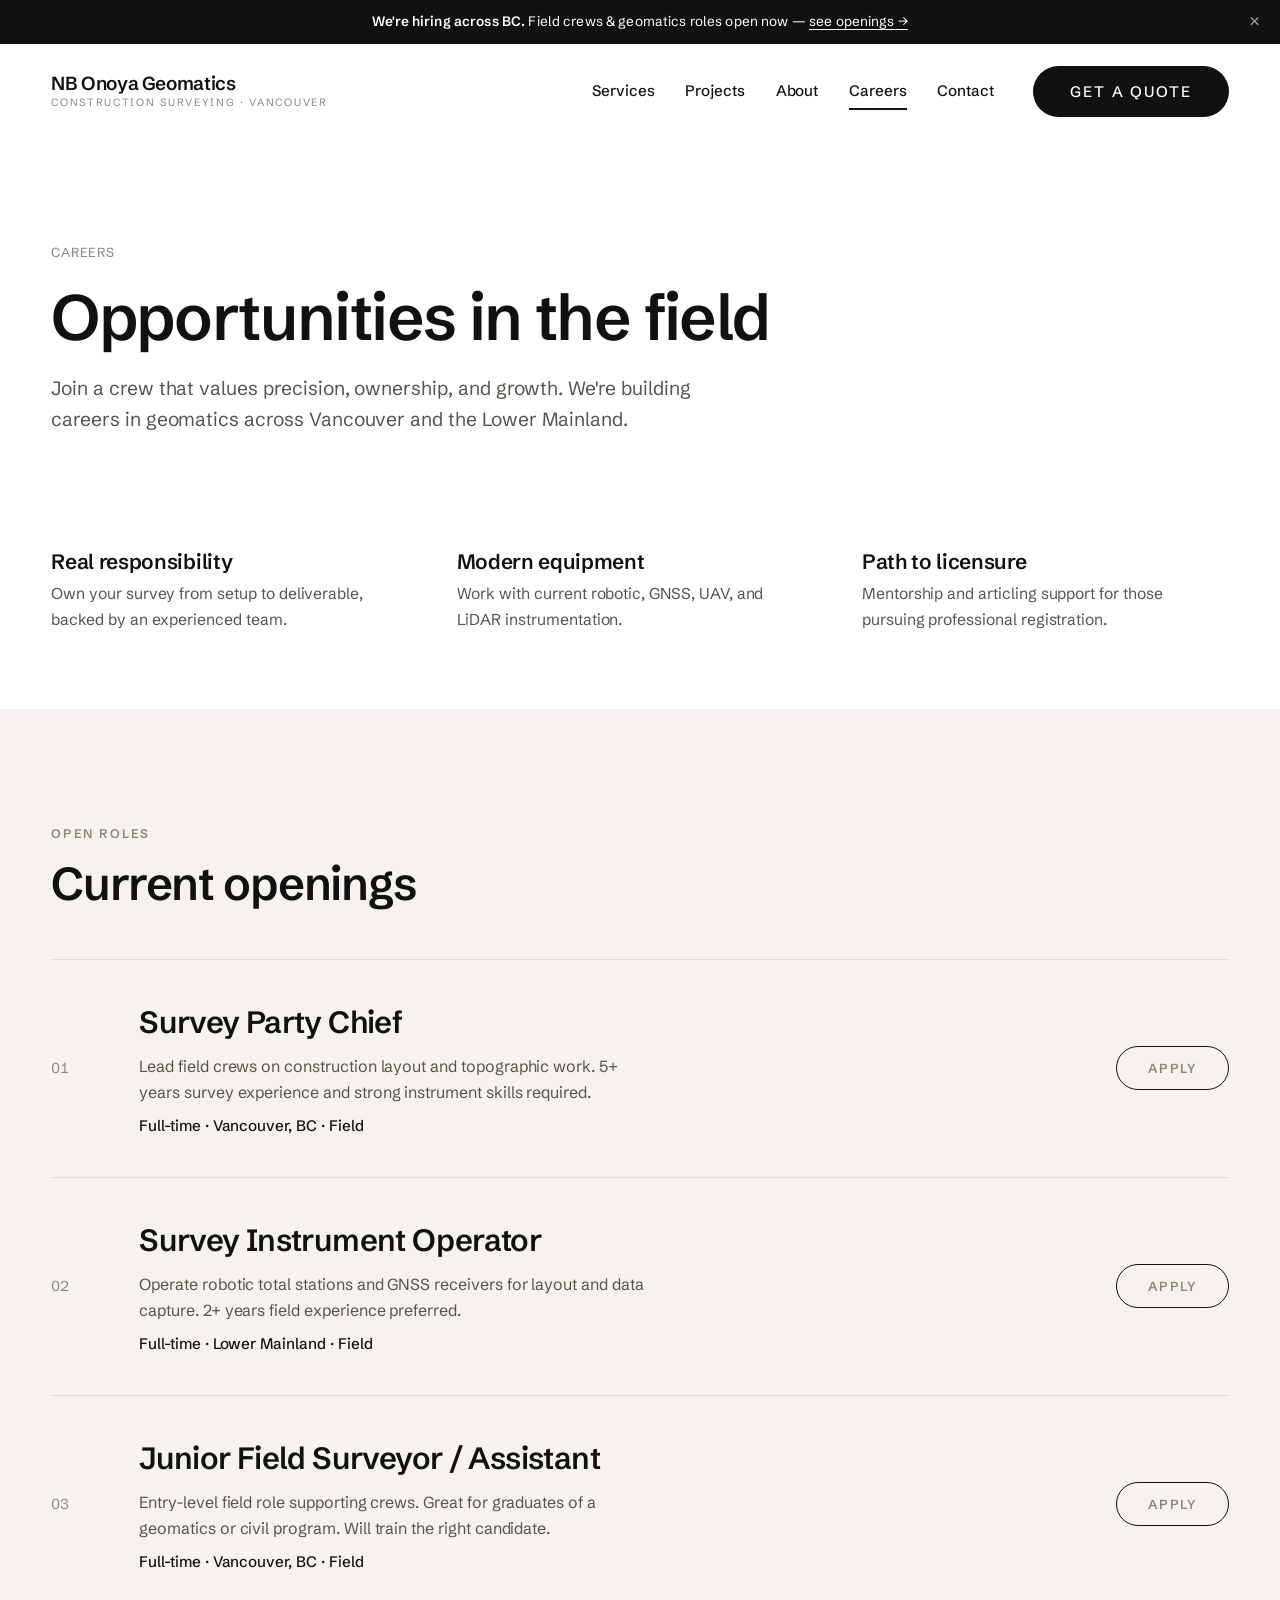
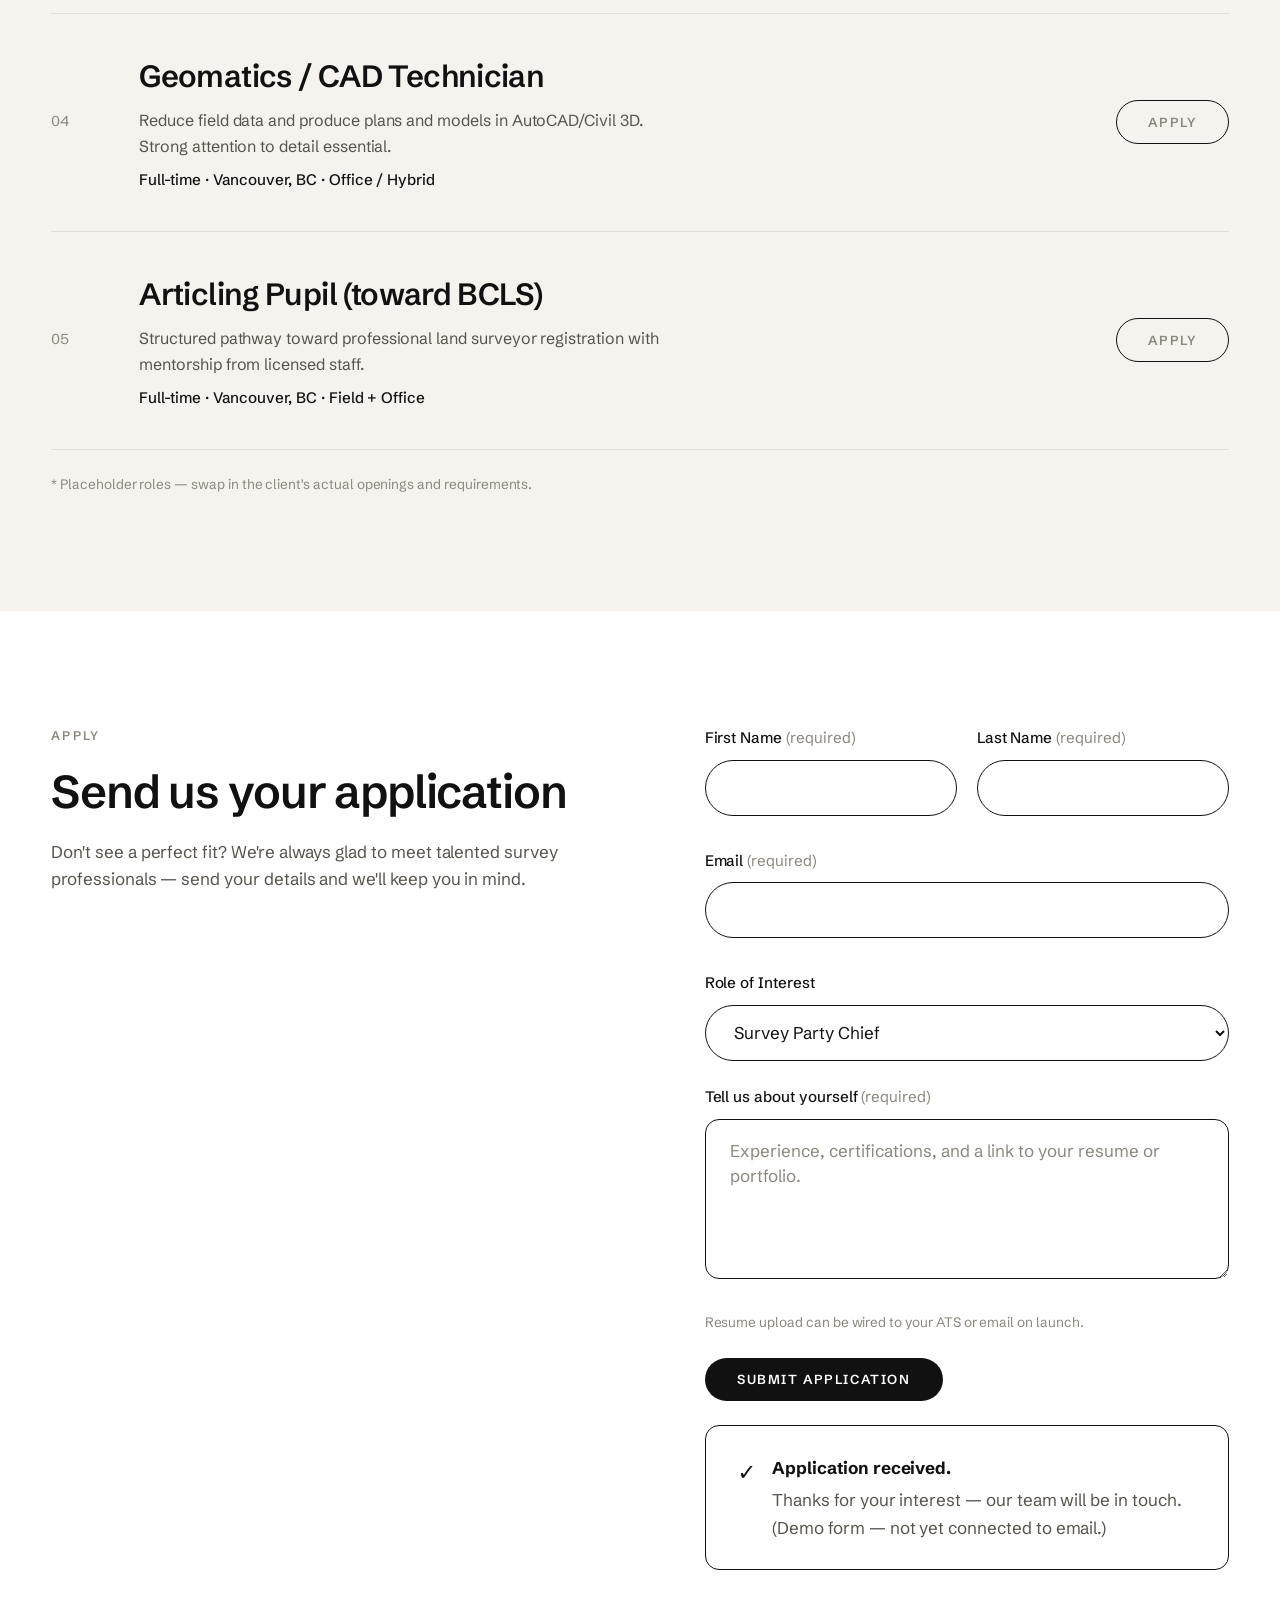
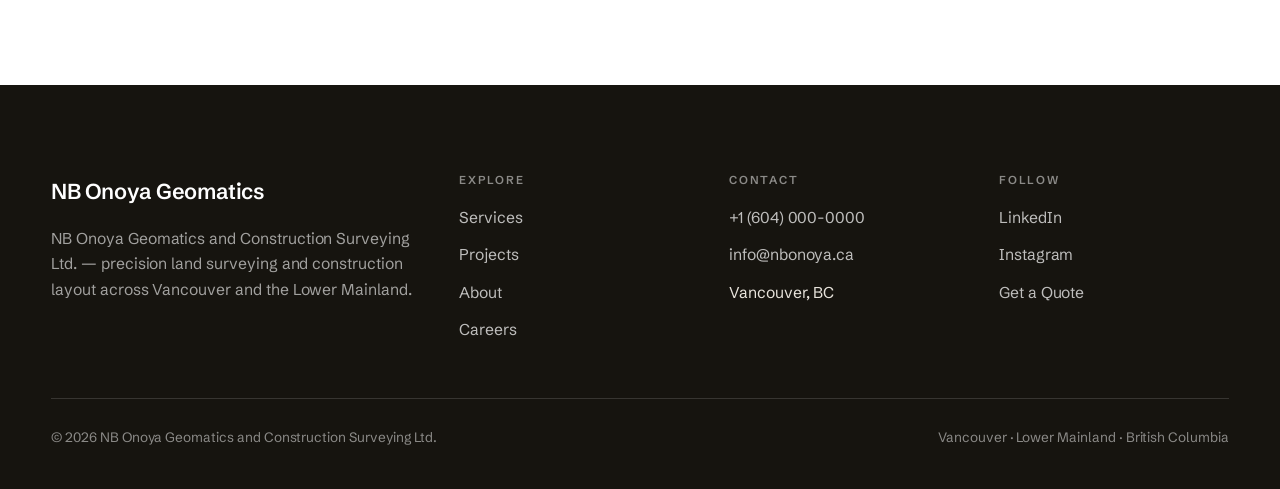
<file: careers.html>
<!DOCTYPE html>
<html lang="en" data-color="warm" data-accent="none" data-font="neue">
<head>
  <meta charset="UTF-8" />
  <meta name="viewport" content="width=device-width, initial-scale=1.0" />
  <title>Careers — NB Onoya Geomatics</title>
  <meta name="description" content="Survey careers and opportunities at NB Onoya Geomatics — join our Vancouver field crews and geomatics team." />
  <link rel="preconnect" href="https://fonts.googleapis.com" />
  <link rel="preconnect" href="https://fonts.gstatic.com" crossorigin />
  <link href="https://fonts.googleapis.com/css2?family=Schibsted+Grotesk:wght@400;500;600;700;800&family=Archivo:wght@400;500;600;700;800&family=Bricolage+Grotesque:opsz,wght@12..96,400;12..96,600;12..96,700&family=Hanken+Grotesk:wght@400;500;600&display=swap" rel="stylesheet" />
  <link rel="stylesheet" href="styles.css" />
  <script src="site.js"></script>
</head>
<body data-screen-label="Careers">

  <div class="promo" role="region" aria-label="Announcement">
    <div class="promo__inner">
      <span><strong>We're hiring across BC.</strong> Field crews &amp; geomatics roles open now — <a href="#openings">see openings&nbsp;→</a></span>
      <button class="promo__close" aria-label="Dismiss announcement">&times;</button>
    </div>
  </div>

  <header class="nav">
    <div class="container nav__inner">
      <a class="brand" href="index.html" aria-label="NB Onoya Geomatics home">
        <span class="brand__name">NB Onoya Geomatics</span>
        <span class="brand__sub">Construction Surveying · Vancouver</span>
      </a>
      <nav class="nav__links" aria-label="Primary">
        <a href="services.html">Services</a>
        <a href="projects.html">Projects</a>
        <a href="about.html">About</a>
        <a href="careers.html">Careers</a>
        <a href="contact.html">Contact</a>
        <a class="btn btn--primary nav__cta" href="contact.html">Get a Quote</a>
      </nav>
      <button class="nav__toggle" aria-label="Menu" aria-expanded="false"><span></span></button>
    </div>
  </header>

  <main>
    <section class="page-head container">
      <div class="page-head__inner">
        <p class="breadcrumb">Careers</p>
        <h1>Opportunities in the field</h1>
        <p class="lead">Join a crew that values precision, ownership, and growth. We're building careers in geomatics across Vancouver and the Lower Mainland.</p>
      </div>
    </section>

    <!-- Why join -->
    <section class="section--tight container">
      <div class="grid grid-3">
        <div class="card reveal"><div class="card__body"><h3 class="card__title">Real responsibility</h3><p class="card__desc">Own your survey from setup to deliverable, backed by an experienced team.</p></div></div>
        <div class="card reveal"><div class="card__body"><h3 class="card__title">Modern equipment</h3><p class="card__desc">Work with current robotic, GNSS, UAV, and LiDAR instrumentation.</p></div></div>
        <div class="card reveal"><div class="card__body"><h3 class="card__title">Path to licensure</h3><p class="card__desc">Mentorship and articling support for those pursuing professional registration.</p></div></div>
      </div>
    </section>

    <!-- Openings -->
    <section class="section--alt" id="openings">
      <div class="section container">
        <div class="sec-head reveal"><div class="sec-head__text"><p class="eyebrow">Open roles</p><h2>Current openings</h2></div></div>
        <div class="svc-list">
          <div class="svc-item reveal">
            <span class="svc-item__num">01</span>
            <div><span class="svc-item__name">Survey Party Chief</span><p class="svc-item__desc">Lead field crews on construction layout and topographic work. 5+ years survey experience and strong instrument skills required.</p><p class="card__meta" style="margin-top:8px">Full-time · Vancouver, BC · Field</p></div>
            <a class="btn btn--outline svc-item__icon" href="#apply" style="opacity:1">Apply</a>
          </div>
          <div class="svc-item reveal">
            <span class="svc-item__num">02</span>
            <div><span class="svc-item__name">Survey Instrument Operator</span><p class="svc-item__desc">Operate robotic total stations and GNSS receivers for layout and data capture. 2+ years field experience preferred.</p><p class="card__meta" style="margin-top:8px">Full-time · Lower Mainland · Field</p></div>
            <a class="btn btn--outline svc-item__icon" href="#apply" style="opacity:1">Apply</a>
          </div>
          <div class="svc-item reveal">
            <span class="svc-item__num">03</span>
            <div><span class="svc-item__name">Junior Field Surveyor / Assistant</span><p class="svc-item__desc">Entry-level field role supporting crews. Great for graduates of a geomatics or civil program. Will train the right candidate.</p><p class="card__meta" style="margin-top:8px">Full-time · Vancouver, BC · Field</p></div>
            <a class="btn btn--outline svc-item__icon" href="#apply" style="opacity:1">Apply</a>
          </div>
          <div class="svc-item reveal">
            <span class="svc-item__num">04</span>
            <div><span class="svc-item__name">Geomatics / CAD Technician</span><p class="svc-item__desc">Reduce field data and produce plans and models in AutoCAD/Civil 3D. Strong attention to detail essential.</p><p class="card__meta" style="margin-top:8px">Full-time · Vancouver, BC · Office / Hybrid</p></div>
            <a class="btn btn--outline svc-item__icon" href="#apply" style="opacity:1">Apply</a>
          </div>
          <div class="svc-item reveal">
            <span class="svc-item__num">05</span>
            <div><span class="svc-item__name">Articling Pupil (toward BCLS)</span><p class="svc-item__desc">Structured pathway toward professional land surveyor registration with mentorship from licensed staff.</p><p class="card__meta" style="margin-top:8px">Full-time · Vancouver, BC · Field + Office</p></div>
            <a class="btn btn--outline svc-item__icon" href="#apply" style="opacity:1">Apply</a>
          </div>
        </div>
        <p class="form__note" style="margin-top:24px">* Placeholder roles — swap in the client's actual openings and requirements.</p>
      </div>
    </section>

    <!-- Application form -->
    <section class="section container" id="apply">
      <div class="split" style="align-items:flex-start">
        <div class="split__text reveal" style="position:sticky;top:120px">
          <p class="eyebrow">Apply</p>
          <h2>Send us your application</h2>
          <p class="muted">Don't see a perfect fit? We're always glad to meet talented survey professionals — send your details and we'll keep you in mind.</p>
        </div>
        <div class="reveal">
          <form class="form" data-validate novalidate>
            <div class="form__row">
              <div class="field">
                <label for="c-first">First Name <span class="req">(required)</span></label>
                <input id="c-first" name="first" type="text" required />
                <span class="field__error"></span>
              </div>
              <div class="field">
                <label for="c-last">Last Name <span class="req">(required)</span></label>
                <input id="c-last" name="last" type="text" required />
                <span class="field__error"></span>
              </div>
            </div>
            <div class="field">
              <label for="c-email">Email <span class="req">(required)</span></label>
              <input id="c-email" name="email" type="email" required />
              <span class="field__error"></span>
            </div>
            <div class="field">
              <label for="c-role">Role of Interest</label>
              <select id="c-role" name="role">
                <option>Survey Party Chief</option>
                <option>Survey Instrument Operator</option>
                <option>Junior Field Surveyor / Assistant</option>
                <option>Geomatics / CAD Technician</option>
                <option>Articling Pupil (toward BCLS)</option>
                <option>General / Future opportunities</option>
              </select>
            </div>
            <div class="field">
              <label for="c-msg">Tell us about yourself <span class="req">(required)</span></label>
              <textarea id="c-msg" name="message" required placeholder="Experience, certifications, and a link to your resume or portfolio."></textarea>
              <span class="field__error"></span>
            </div>
            <p class="form__note">Resume upload can be wired to your ATS or email on launch.</p>
            <div><button class="btn btn--primary" type="submit">Submit Application</button></div>
            <div class="form-success" hidden>
              <span style="font-size:1.4rem">✓</span>
              <div><strong>Application received.</strong><p class="muted" style="margin-top:4px">Thanks for your interest — our team will be in touch. (Demo form — not yet connected to email.)</p></div>
            </div>
          </form>
        </div>
      </div>
    </section>
  </main>

  <footer class="footer">
    <div class="container">
      <div class="footer__top">
        <div>
          <p class="footer__brand-name">NB Onoya Geomatics</p>
          <p class="footer__blurb">NB Onoya Geomatics and Construction Surveying Ltd. — precision land surveying and construction layout across Vancouver and the Lower Mainland.</p>
        </div>
        <div class="footer__col"><h4>Explore</h4><ul><li><a href="services.html">Services</a></li><li><a href="projects.html">Projects</a></li><li><a href="about.html">About</a></li><li><a href="careers.html">Careers</a></li></ul></div>
        <div class="footer__col"><h4>Contact</h4><ul><li><a href="tel:+16040000000">+1 (604) 000-0000</a></li><li><a href="mailto:info@nbonoya.ca">info@nbonoya.ca</a></li><li>Vancouver, BC</li></ul></div>
        <div class="footer__col"><h4>Follow</h4><ul><li><a href="#">LinkedIn</a></li><li><a href="#">Instagram</a></li><li><a href="contact.html">Get a Quote</a></li></ul></div>
      </div>
      <div class="footer__bottom">
        <span>© <span id="year">2026</span> NB Onoya Geomatics and Construction Surveying Ltd.</span>
        <span>Vancouver · Lower Mainland · British Columbia</span>
      </div>
    </div>
  </footer>
</body>
</html>
</file>
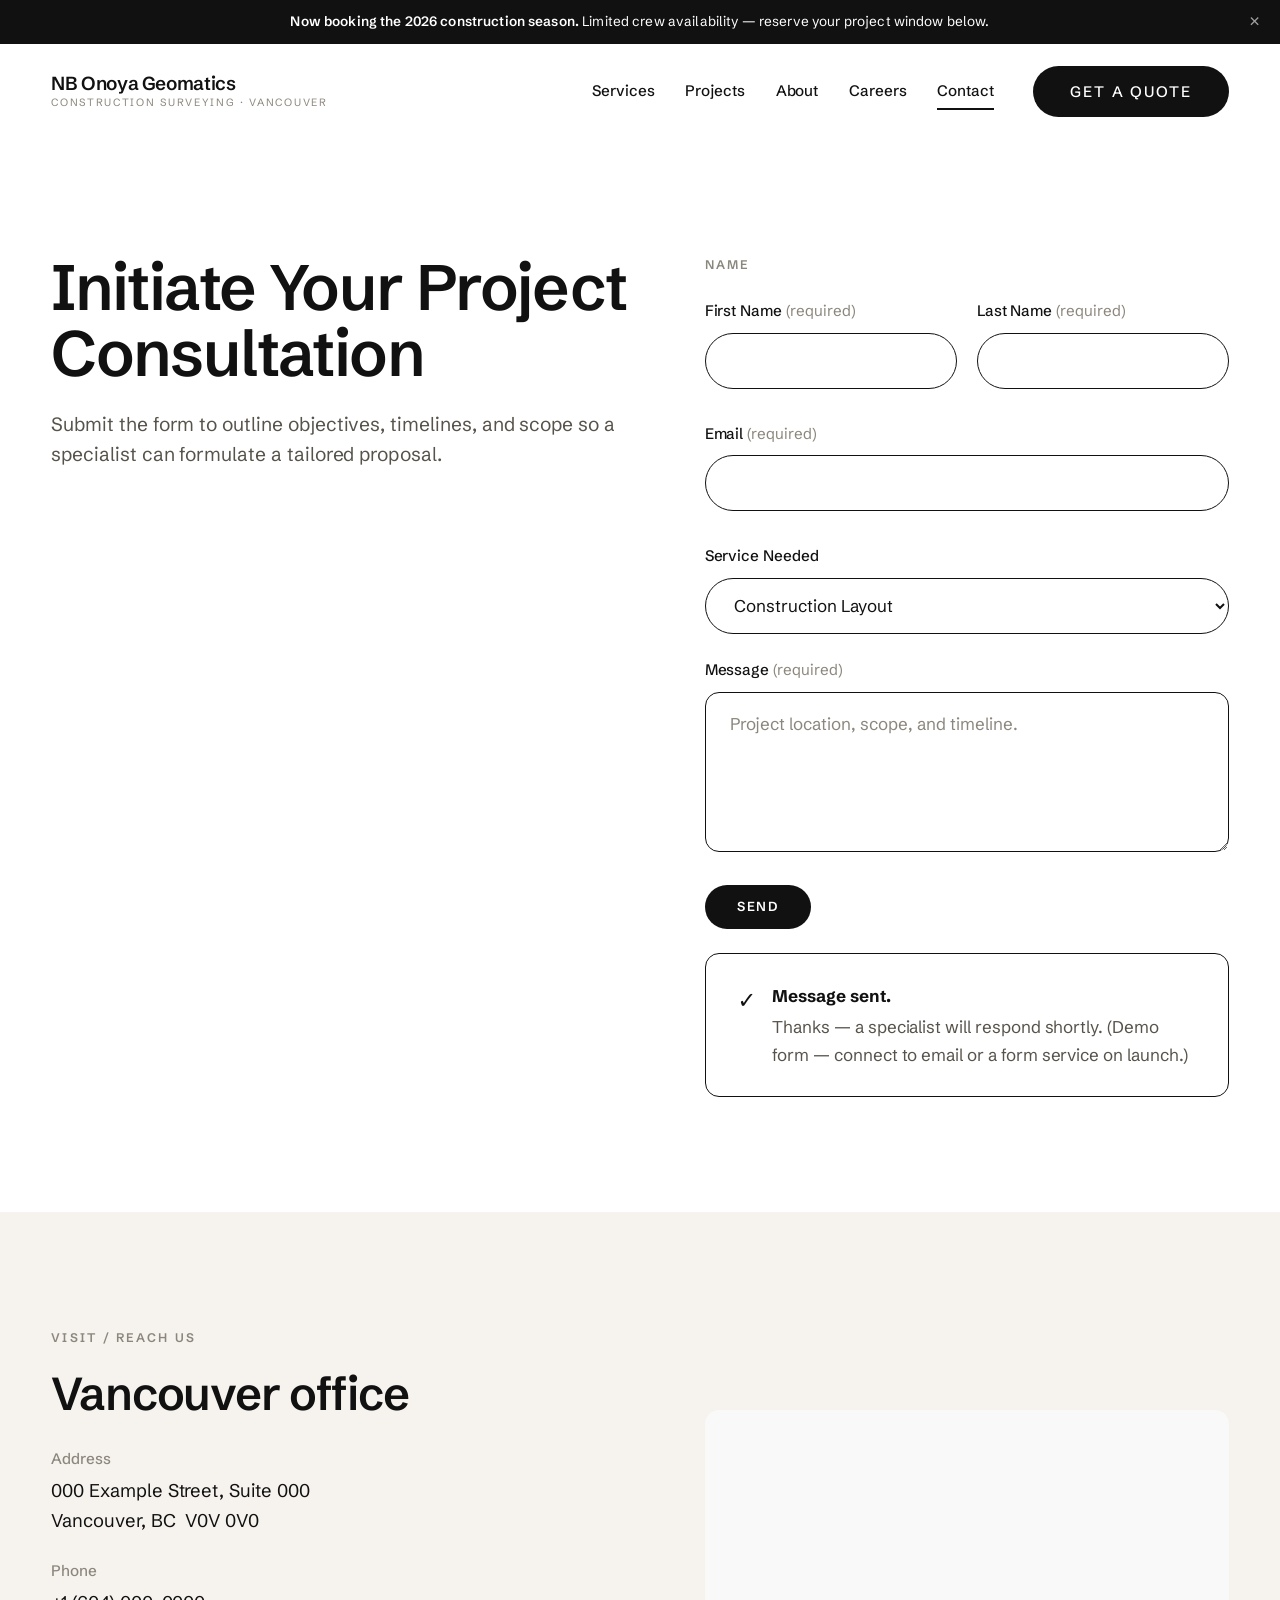
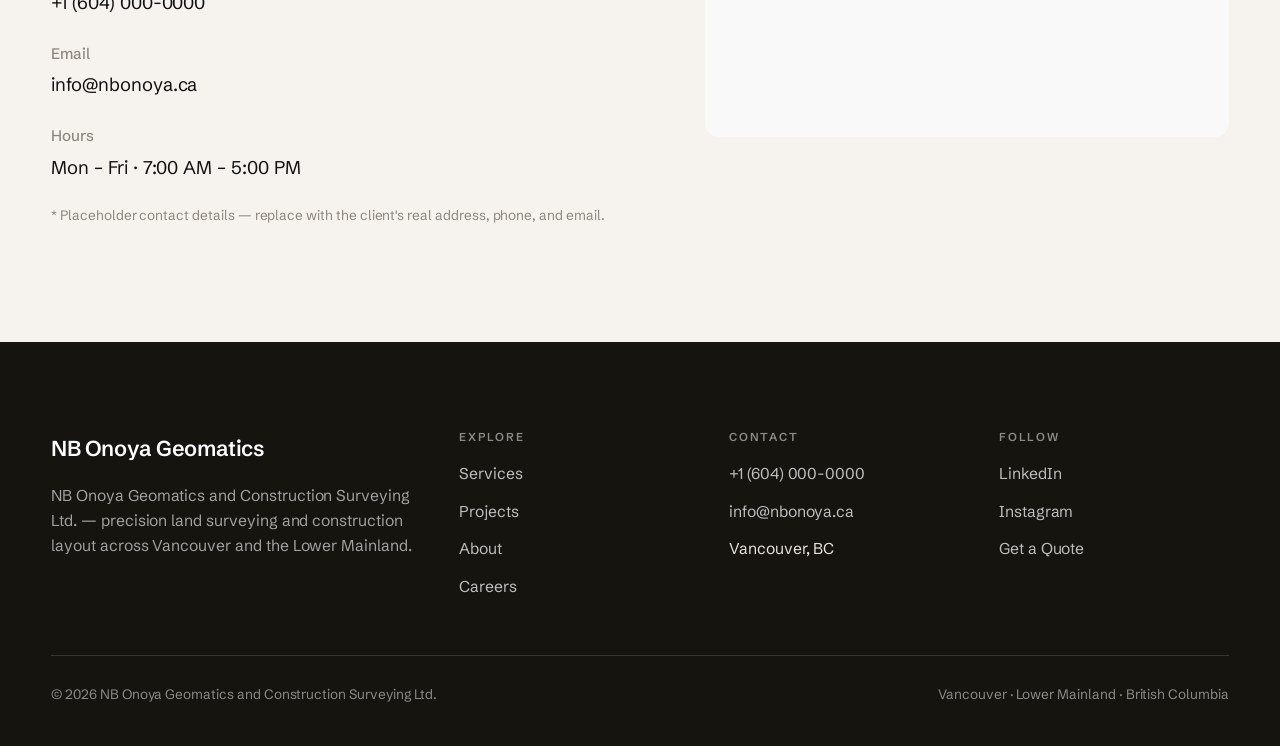
<file: contact.html>
<!DOCTYPE html>
<html lang="en" data-color="warm" data-accent="none" data-font="neue">
<head>
  <meta charset="UTF-8" />
  <meta name="viewport" content="width=device-width, initial-scale=1.0" />
  <title>Contact — NB Onoya Geomatics</title>
  <meta name="description" content="Contact NB Onoya Geomatics and Construction Surveying Ltd. in Vancouver — request a consultation or project quote." />
  <link rel="preconnect" href="https://fonts.googleapis.com" />
  <link rel="preconnect" href="https://fonts.gstatic.com" crossorigin />
  <link href="https://fonts.googleapis.com/css2?family=Schibsted+Grotesk:wght@400;500;600;700;800&family=Archivo:wght@400;500;600;700;800&family=Bricolage+Grotesque:opsz,wght@12..96,400;12..96,600;12..96,700&family=Hanken+Grotesk:wght@400;500;600&display=swap" rel="stylesheet" />
  <link rel="stylesheet" href="styles.css" />
  <script src="site.js"></script>
</head>
<body data-screen-label="Contact">

  <div class="promo" role="region" aria-label="Announcement">
    <div class="promo__inner">
      <span><strong>Now booking the 2026 construction season.</strong> Limited crew availability — reserve your project window below.</span>
      <button class="promo__close" aria-label="Dismiss announcement">&times;</button>
    </div>
  </div>

  <header class="nav">
    <div class="container nav__inner">
      <a class="brand" href="index.html" aria-label="NB Onoya Geomatics home">
        <span class="brand__name">NB Onoya Geomatics</span>
        <span class="brand__sub">Construction Surveying · Vancouver</span>
      </a>
      <nav class="nav__links" aria-label="Primary">
        <a href="services.html">Services</a>
        <a href="projects.html">Projects</a>
        <a href="about.html">About</a>
        <a href="careers.html">Careers</a>
        <a href="contact.html">Contact</a>
        <a class="btn btn--primary nav__cta" href="contact.html">Get a Quote</a>
      </nav>
      <button class="nav__toggle" aria-label="Menu" aria-expanded="false"><span></span></button>
    </div>
  </header>

  <main>
    <!-- Consultation form -->
    <section class="section container">
      <div class="split" style="align-items:flex-start">
        <div class="split__text reveal" style="position:sticky;top:120px">
          <h1>Initiate Your Project Consultation</h1>
          <p class="lead">Submit the form to outline objectives, timelines, and scope so a specialist can formulate a tailored proposal.</p>
        </div>
        <div class="reveal">
          <form class="form" data-validate novalidate>
            <p class="eyebrow">Name</p>
            <div class="form__row">
              <div class="field">
                <label for="first">First Name <span class="req">(required)</span></label>
                <input id="first" name="first" type="text" required />
                <span class="field__error"></span>
              </div>
              <div class="field">
                <label for="last">Last Name <span class="req">(required)</span></label>
                <input id="last" name="last" type="text" required />
                <span class="field__error"></span>
              </div>
            </div>
            <div class="field">
              <label for="email">Email <span class="req">(required)</span></label>
              <input id="email" name="email" type="email" required />
              <span class="field__error"></span>
            </div>
            <div class="field">
              <label for="service">Service Needed</label>
              <select id="service" name="service">
                <option>Construction Layout</option>
                <option>Topographic Survey</option>
                <option>Legal / Boundary Survey</option>
                <option>As-Built Survey</option>
                <option>UAV / LiDAR Mapping</option>
                <option>Other / Not sure yet</option>
              </select>
            </div>
            <div class="field">
              <label for="message">Message <span class="req">(required)</span></label>
              <textarea id="message" name="message" required placeholder="Project location, scope, and timeline."></textarea>
              <span class="field__error"></span>
            </div>
            <div><button class="btn btn--primary" type="submit">Send</button></div>
            <div class="form-success" hidden>
              <span style="font-size:1.4rem">✓</span>
              <div><strong>Message sent.</strong><p class="muted" style="margin-top:4px">Thanks — a specialist will respond shortly. (Demo form — connect to email or a form service on launch.)</p></div>
            </div>
          </form>
        </div>
      </div>
    </section>

    <!-- Location / map -->
    <section class="section--alt">
      <div class="section container">
        <div class="split">
          <div class="split__text reveal">
            <p class="eyebrow">Visit / reach us</p>
            <h2>Vancouver office</h2>
            <div style="display:flex;flex-direction:column;gap:24px;margin-top:8px">
              <div>
                <p class="card__meta" style="color:var(--ink-faint)">Address</p>
                <p style="font-size:1.15rem;margin-top:4px">000 Example Street, Suite 000<br />Vancouver, BC&nbsp; V0V 0V0</p>
              </div>
              <div>
                <p class="card__meta" style="color:var(--ink-faint)">Phone</p>
                <p style="font-size:1.15rem;margin-top:4px"><a href="tel:+16040000000">+1 (604) 000-0000</a></p>
              </div>
              <div>
                <p class="card__meta" style="color:var(--ink-faint)">Email</p>
                <p style="font-size:1.15rem;margin-top:4px"><a href="mailto:info@nbonoya.ca">info@nbonoya.ca</a></p>
              </div>
              <div>
                <p class="card__meta" style="color:var(--ink-faint)">Hours</p>
                <p style="font-size:1.15rem;margin-top:4px">Mon – Fri · 7:00 AM – 5:00 PM</p>
              </div>
            </div>
            <p class="form__note">* Placeholder contact details — replace with the client's real address, phone, and email.</p>
          </div>
          <div class="reveal">
            <iframe class="map-frame" title="NB Onoya Geomatics — Vancouver, BC" loading="lazy" referrerpolicy="no-referrer-when-downgrade"
              src="https://www.google.com/maps?q=Vancouver%2C+BC&output=embed"></iframe>
          </div>
        </div>
      </div>
    </section>
  </main>

  <footer class="footer">
    <div class="container">
      <div class="footer__top">
        <div>
          <p class="footer__brand-name">NB Onoya Geomatics</p>
          <p class="footer__blurb">NB Onoya Geomatics and Construction Surveying Ltd. — precision land surveying and construction layout across Vancouver and the Lower Mainland.</p>
        </div>
        <div class="footer__col"><h4>Explore</h4><ul><li><a href="services.html">Services</a></li><li><a href="projects.html">Projects</a></li><li><a href="about.html">About</a></li><li><a href="careers.html">Careers</a></li></ul></div>
        <div class="footer__col"><h4>Contact</h4><ul><li><a href="tel:+16040000000">+1 (604) 000-0000</a></li><li><a href="mailto:info@nbonoya.ca">info@nbonoya.ca</a></li><li>Vancouver, BC</li></ul></div>
        <div class="footer__col"><h4>Follow</h4><ul><li><a href="#">LinkedIn</a></li><li><a href="#">Instagram</a></li><li><a href="contact.html">Get a Quote</a></li></ul></div>
      </div>
      <div class="footer__bottom">
        <span>© <span id="year">2026</span> NB Onoya Geomatics and Construction Surveying Ltd.</span>
        <span>Vancouver · Lower Mainland · British Columbia</span>
      </div>
    </div>
  </footer>
</body>
</html>
</file>
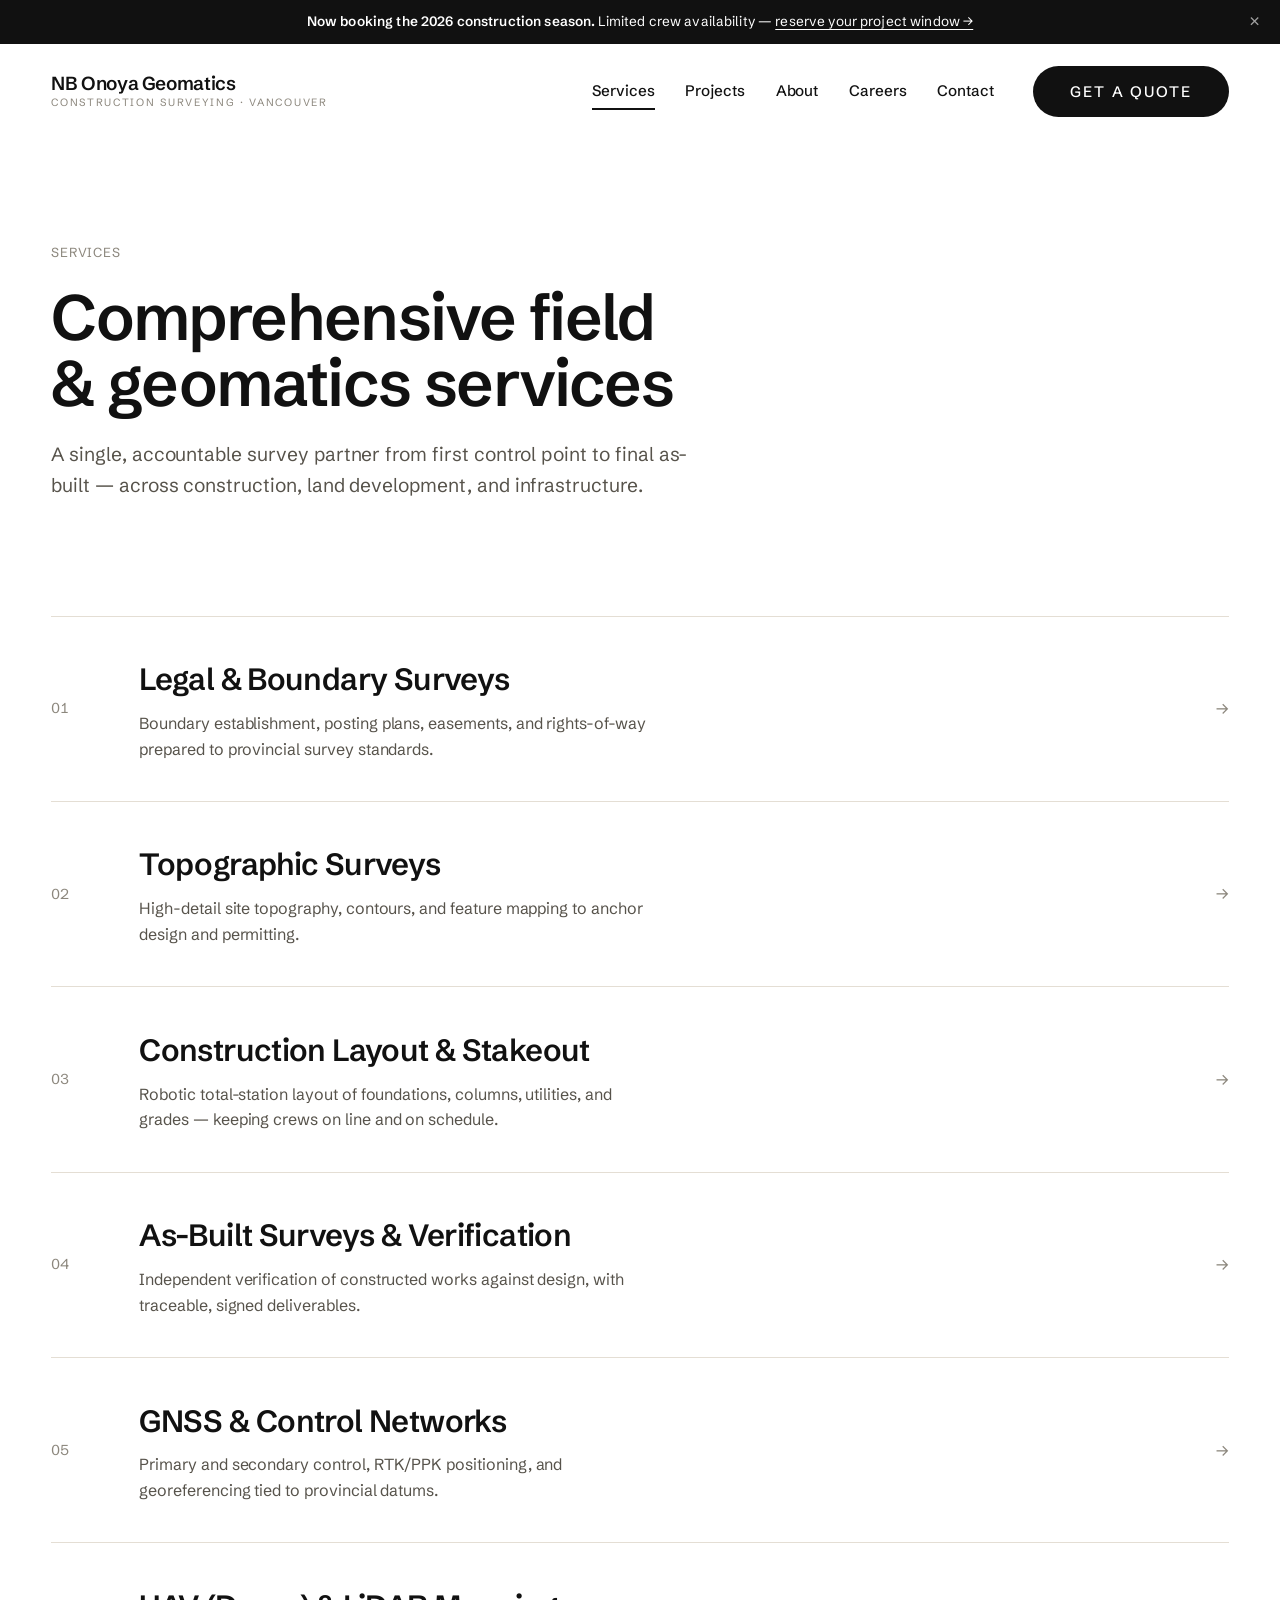
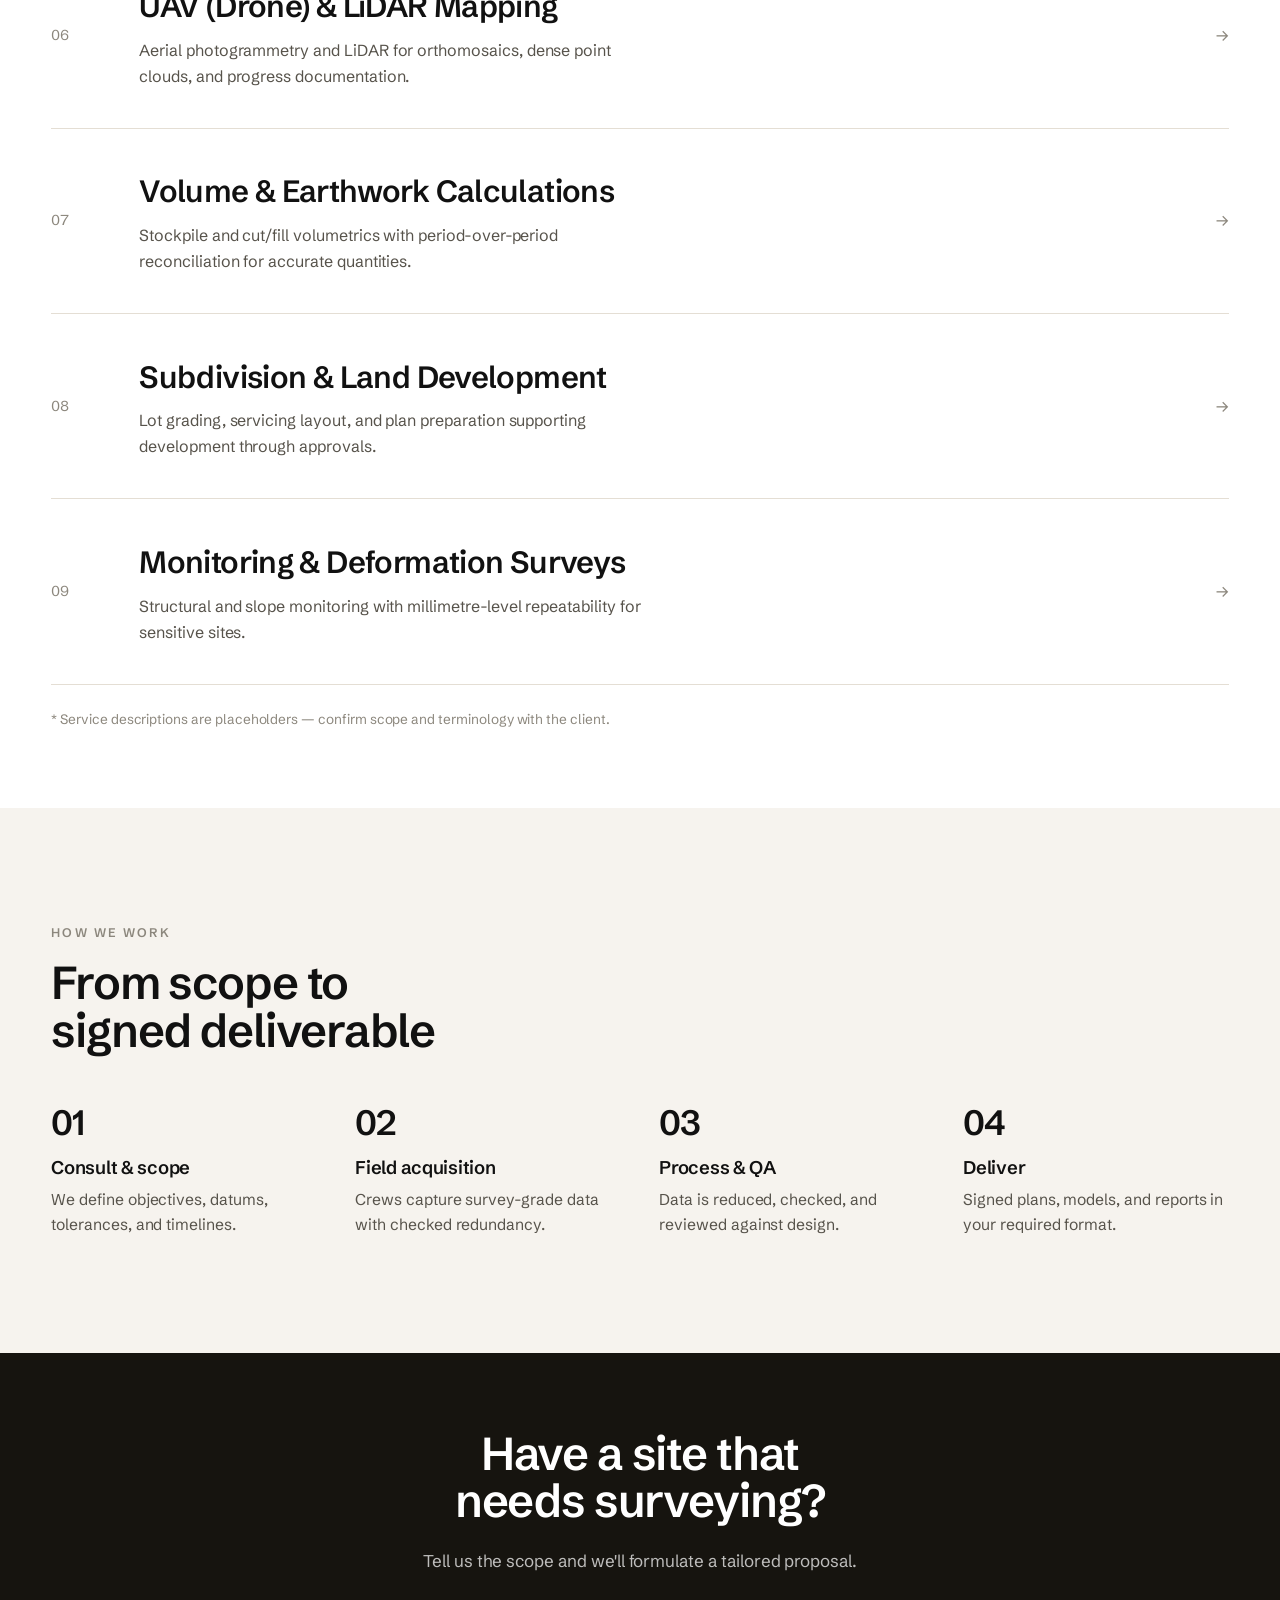
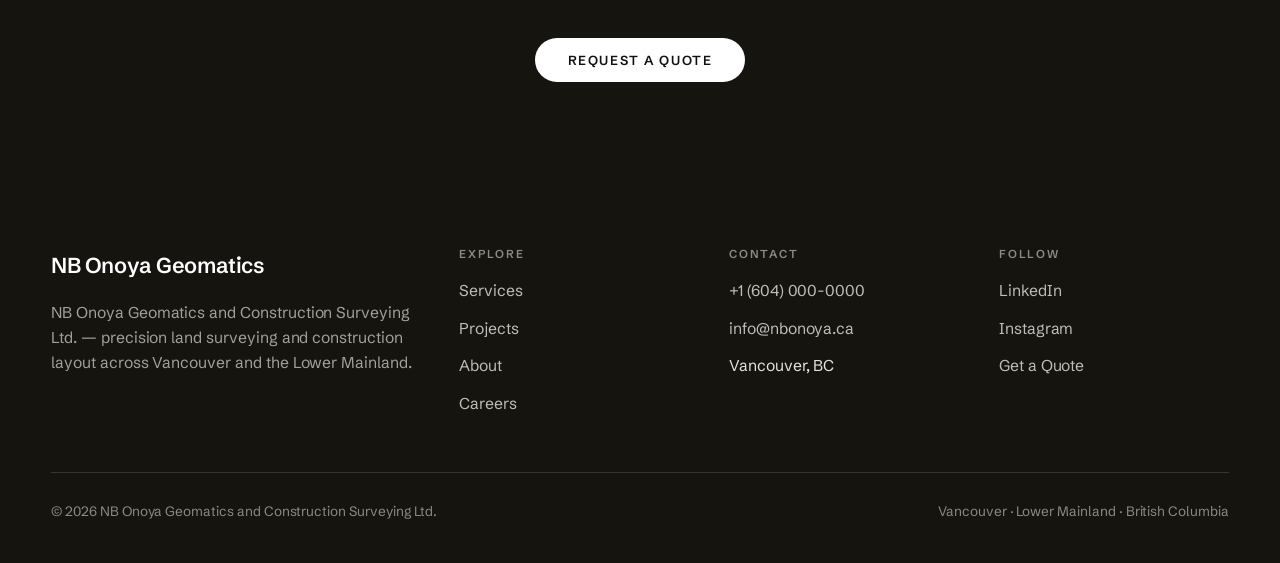
<file: services.html>
<!DOCTYPE html>
<html lang="en" data-color="warm" data-accent="none" data-font="neue">
<head>
  <meta charset="UTF-8" />
  <meta name="viewport" content="width=device-width, initial-scale=1.0" />
  <title>Services — NB Onoya Geomatics</title>
  <meta name="description" content="Land surveying and geomatics services: boundary, topographic, construction layout, as-built, GNSS control, UAV/LiDAR mapping and more." />
  <link rel="preconnect" href="https://fonts.googleapis.com" />
  <link rel="preconnect" href="https://fonts.gstatic.com" crossorigin />
  <link href="https://fonts.googleapis.com/css2?family=Schibsted+Grotesk:wght@400;500;600;700;800&family=Archivo:wght@400;500;600;700;800&family=Bricolage+Grotesque:opsz,wght@12..96,400;12..96,600;12..96,700&family=Hanken+Grotesk:wght@400;500;600&display=swap" rel="stylesheet" />
  <link rel="stylesheet" href="styles.css" />
  <script src="site.js"></script>
</head>
<body data-screen-label="Services">

  <div class="promo" role="region" aria-label="Announcement">
    <div class="promo__inner">
      <span><strong>Now booking the 2026 construction season.</strong> Limited crew availability — <a href="contact.html">reserve your project window&nbsp;→</a></span>
      <button class="promo__close" aria-label="Dismiss announcement">&times;</button>
    </div>
  </div>

  <header class="nav">
    <div class="container nav__inner">
      <a class="brand" href="index.html" aria-label="NB Onoya Geomatics home">
        <span class="brand__name">NB Onoya Geomatics</span>
        <span class="brand__sub">Construction Surveying · Vancouver</span>
      </a>
      <nav class="nav__links" aria-label="Primary">
        <a href="services.html">Services</a>
        <a href="projects.html">Projects</a>
        <a href="about.html">About</a>
        <a href="careers.html">Careers</a>
        <a href="contact.html">Contact</a>
        <a class="btn btn--primary nav__cta" href="contact.html">Get a Quote</a>
      </nav>
      <button class="nav__toggle" aria-label="Menu" aria-expanded="false"><span></span></button>
    </div>
  </header>

  <main>
    <section class="page-head container">
      <div class="page-head__inner">
        <p class="breadcrumb">Services</p>
        <h1>Comprehensive field &amp; geomatics services</h1>
        <p class="lead">A single, accountable survey partner from first control point to final as-built — across construction, land development, and infrastructure.</p>
      </div>
    </section>

    <section class="section--tight container">
      <div class="svc-list">
        <div class="svc-item reveal">
          <span class="svc-item__num">01</span>
          <div><span class="svc-item__name">Legal &amp; Boundary Surveys</span><p class="svc-item__desc">Boundary establishment, posting plans, easements, and rights-of-way prepared to provincial survey standards.</p></div>
          <span class="svc-item__icon" aria-hidden="true">→</span>
        </div>
        <div class="svc-item reveal">
          <span class="svc-item__num">02</span>
          <div><span class="svc-item__name">Topographic Surveys</span><p class="svc-item__desc">High-detail site topography, contours, and feature mapping to anchor design and permitting.</p></div>
          <span class="svc-item__icon" aria-hidden="true">→</span>
        </div>
        <div class="svc-item reveal">
          <span class="svc-item__num">03</span>
          <div><span class="svc-item__name">Construction Layout &amp; Stakeout</span><p class="svc-item__desc">Robotic total-station layout of foundations, columns, utilities, and grades — keeping crews on line and on schedule.</p></div>
          <span class="svc-item__icon" aria-hidden="true">→</span>
        </div>
        <div class="svc-item reveal">
          <span class="svc-item__num">04</span>
          <div><span class="svc-item__name">As-Built Surveys &amp; Verification</span><p class="svc-item__desc">Independent verification of constructed works against design, with traceable, signed deliverables.</p></div>
          <span class="svc-item__icon" aria-hidden="true">→</span>
        </div>
        <div class="svc-item reveal">
          <span class="svc-item__num">05</span>
          <div><span class="svc-item__name">GNSS &amp; Control Networks</span><p class="svc-item__desc">Primary and secondary control, RTK/PPK positioning, and georeferencing tied to provincial datums.</p></div>
          <span class="svc-item__icon" aria-hidden="true">→</span>
        </div>
        <div class="svc-item reveal">
          <span class="svc-item__num">06</span>
          <div><span class="svc-item__name">UAV (Drone) &amp; LiDAR Mapping</span><p class="svc-item__desc">Aerial photogrammetry and LiDAR for orthomosaics, dense point clouds, and progress documentation.</p></div>
          <span class="svc-item__icon" aria-hidden="true">→</span>
        </div>
        <div class="svc-item reveal">
          <span class="svc-item__num">07</span>
          <div><span class="svc-item__name">Volume &amp; Earthwork Calculations</span><p class="svc-item__desc">Stockpile and cut/fill volumetrics with period-over-period reconciliation for accurate quantities.</p></div>
          <span class="svc-item__icon" aria-hidden="true">→</span>
        </div>
        <div class="svc-item reveal">
          <span class="svc-item__num">08</span>
          <div><span class="svc-item__name">Subdivision &amp; Land Development</span><p class="svc-item__desc">Lot grading, servicing layout, and plan preparation supporting development through approvals.</p></div>
          <span class="svc-item__icon" aria-hidden="true">→</span>
        </div>
        <div class="svc-item reveal">
          <span class="svc-item__num">09</span>
          <div><span class="svc-item__name">Monitoring &amp; Deformation Surveys</span><p class="svc-item__desc">Structural and slope monitoring with millimetre-level repeatability for sensitive sites.</p></div>
          <span class="svc-item__icon" aria-hidden="true">→</span>
        </div>
      </div>
      <p class="form__note" style="margin-top:24px">* Service descriptions are placeholders — confirm scope and terminology with the client.</p>
    </section>

    <!-- Process -->
    <section class="section--alt">
      <div class="section container">
        <div class="sec-head reveal">
          <div class="sec-head__text"><p class="eyebrow">How we work</p><h2>From scope to signed deliverable</h2></div>
        </div>
        <div class="grid grid-4">
          <div class="card reveal"><span class="stat__num" style="font-size:2.2rem">01</span><div class="card__body"><h3 class="card__title" style="font-size:1.15rem">Consult &amp; scope</h3><p class="card__desc">We define objectives, datums, tolerances, and timelines.</p></div></div>
          <div class="card reveal"><span class="stat__num" style="font-size:2.2rem">02</span><div class="card__body"><h3 class="card__title" style="font-size:1.15rem">Field acquisition</h3><p class="card__desc">Crews capture survey-grade data with checked redundancy.</p></div></div>
          <div class="card reveal"><span class="stat__num" style="font-size:2.2rem">03</span><div class="card__body"><h3 class="card__title" style="font-size:1.15rem">Process &amp; QA</h3><p class="card__desc">Data is reduced, checked, and reviewed against design.</p></div></div>
          <div class="card reveal"><span class="stat__num" style="font-size:2.2rem">04</span><div class="card__body"><h3 class="card__title" style="font-size:1.15rem">Deliver</h3><p class="card__desc">Signed plans, models, and reports in your required format.</p></div></div>
        </div>
      </div>
    </section>

    <section class="section--tight" style="background:var(--bg-deep);color:#fff">
      <div class="container text-center reveal" style="max-width:780px">
        <h2 style="color:#fff">Have a site that needs surveying?</h2>
        <p style="color:rgba(255,255,255,.72);margin:22px auto 0;max-width:52ch">Tell us the scope and we'll formulate a tailored proposal.</p>
        <div class="mt-cta"><a class="btn btn--light" href="contact.html">Request a Quote</a></div>
      </div>
    </section>
  </main>

  <footer class="footer">
    <div class="container">
      <div class="footer__top">
        <div>
          <p class="footer__brand-name">NB Onoya Geomatics</p>
          <p class="footer__blurb">NB Onoya Geomatics and Construction Surveying Ltd. — precision land surveying and construction layout across Vancouver and the Lower Mainland.</p>
        </div>
        <div class="footer__col"><h4>Explore</h4><ul><li><a href="services.html">Services</a></li><li><a href="projects.html">Projects</a></li><li><a href="about.html">About</a></li><li><a href="careers.html">Careers</a></li></ul></div>
        <div class="footer__col"><h4>Contact</h4><ul><li><a href="tel:+16040000000">+1 (604) 000-0000</a></li><li><a href="mailto:info@nbonoya.ca">info@nbonoya.ca</a></li><li>Vancouver, BC</li></ul></div>
        <div class="footer__col"><h4>Follow</h4><ul><li><a href="#">LinkedIn</a></li><li><a href="#">Instagram</a></li><li><a href="contact.html">Get a Quote</a></li></ul></div>
      </div>
      <div class="footer__bottom">
        <span>© <span id="year">2026</span> NB Onoya Geomatics and Construction Surveying Ltd.</span>
        <span>Vancouver · Lower Mainland · British Columbia</span>
      </div>
    </div>
  </footer>
</body>
</html>
</file>
<file: styles.css>
/* ===================================================================
   NB Onoya Geomatics — shared design system
   Monochromatic, editorial "quiet luxury" surveying site
   =================================================================== */

/* ---- Reset ---- */
*, *::before, *::after { box-sizing: border-box; }
* { margin: 0; padding: 0; }
html { -webkit-text-size-adjust: 100%; scroll-behavior: smooth; }
img, picture, svg { display: block; max-width: 100%; }
button, input, textarea, select { font: inherit; color: inherit; }
a { color: inherit; text-decoration: none; }
ul { list-style: none; }

/* ===================================================================
   TOKENS
   Color directions toggled via <html data-color="warm|cool|pure">
   Accent via <html data-accent="none|clay|forest|slate">
   Type via <html data-font="neue|grotesk|editorial">
   =================================================================== */
:root {
  /* warm (default) */
  --bg: #ffffff;
  --bg-alt: #f6f3ee;          /* warm cream section */
  --bg-deep: #16140f;         /* near-black warm */
  --ink: #111111;
  --ink-soft: #57534b;        /* warm grey body-secondary */
  --ink-faint: #8c877d;
  --line: #e4ded4;
  --line-strong: #11111126;

  --accent: var(--ink);       /* monochrome by default */
  --on-accent: #ffffff;

  --maxw: 1280px;
  --gutter: clamp(20px, 4vw, 56px);
  --section-y: clamp(72px, 9vw, 132px);

  --r-pill: 999px;
  --r-soft: 14px;

  --font-display: "Schibsted Grotesk", system-ui, sans-serif;
  --font-body: "Schibsted Grotesk", system-ui, sans-serif;

  --step-hero: clamp(2.75rem, 7.2vw, 6.25rem);
  --step-h1: clamp(2.25rem, 5vw, 4.25rem);
  --step-h2: clamp(1.7rem, 3.6vw, 3rem);
  --step-h3: clamp(1.2rem, 1.9vw, 1.55rem);
  --step-eyebrow: 0.78rem;
}

html[data-color="cool"] {
  --bg-alt: #f1f3f5;
  --bg-deep: #0f1214;
  --ink: #0d0d0d;
  --ink-soft: #565d63;
  --ink-faint: #888f95;
  --line: #e2e6ea;
}
html[data-color="pure"] {
  --bg-alt: #f4f4f4;
  --bg-deep: #0c0c0c;
  --ink: #111111;
  --ink-soft: #5a5a5a;
  --ink-faint: #8a8a8a;
  --line: #e6e6e6;
}

html[data-accent="clay"]   { --accent: #9a5b3f; --on-accent: #fff; }
html[data-accent="forest"] { --accent: #34463c; --on-accent: #fff; }
html[data-accent="slate"]  { --accent: #3a4658; --on-accent: #fff; }

html[data-font="grotesk"]   { --font-display: "Archivo", system-ui, sans-serif; --font-body: "Archivo", system-ui, sans-serif; }
html[data-font="editorial"] { --font-display: "Bricolage Grotesque", Georgia, serif; --font-body: "Hanken Grotesk", system-ui, sans-serif; }

/* ===================================================================
   BASE
   =================================================================== */
body {
  font-family: var(--font-body);
  background: var(--bg);
  color: var(--ink);
  font-size: 1.0625rem;        /* 17px */
  line-height: 1.62;
  font-weight: 400;
  letter-spacing: -0.003em;
  -webkit-font-smoothing: antialiased;
  text-rendering: optimizeLegibility;
}

h1, h2, h3, h4 {
  font-family: var(--font-display);
  font-weight: 600;
  line-height: 1.03;
  letter-spacing: -0.025em;
  text-wrap: balance;
  color: var(--ink);
}
h1 { font-size: var(--step-h1); }
h2 { font-size: var(--step-h2); }
h3 { font-size: var(--step-h3); letter-spacing: -0.015em; line-height: 1.12; }

p { text-wrap: pretty; }

.container {
  width: 100%;
  max-width: var(--maxw);
  margin-inline: auto;
  padding-inline: var(--gutter);
}
.section { padding-block: var(--section-y); }
.section--alt { background: var(--bg-alt); }
.section--tight { padding-block: clamp(48px, 6vw, 80px); }

.eyebrow {
  font-size: var(--step-eyebrow);
  text-transform: uppercase;
  letter-spacing: 0.18em;
  font-weight: 600;
  color: var(--ink-faint);
}
.lead {
  font-size: clamp(1.05rem, 1.5vw, 1.3rem);
  line-height: 1.6;
  color: var(--ink-soft);
  max-width: 56ch;
}
.muted { color: var(--ink-soft); }

/* ===================================================================
   BUTTONS
   =================================================================== */
.btn {
  display: inline-flex;
  align-items: center;
  justify-content: center;
  gap: 0.6em;
  padding: 1.1em 2.4em;
  border-radius: var(--r-pill);
  font-size: 0.82rem;
  font-weight: 600;
  letter-spacing: 0.12em;
  text-transform: uppercase;
  cursor: pointer;
  border: 1.5px solid transparent;
  transition: opacity .25s ease, background .25s ease, color .25s ease, border-color .25s ease, transform .25s ease;
  line-height: 1;
  text-align: center;
  white-space: nowrap;
}
.btn:active { transform: translateY(1px); }
.btn--primary { background: var(--accent); color: var(--on-accent); }
.btn--primary:hover { opacity: 0.82; }
.btn--outline { background: transparent; color: var(--ink); border-color: var(--ink); }
.btn--outline:hover { background: var(--ink); color: var(--bg); }
.btn--light { background: var(--bg); color: var(--ink); }
.btn--light:hover { opacity: 0.85; }
.btn--ghost-light { background: transparent; color: #fff; border-color: rgba(255,255,255,.7); }
.btn--ghost-light:hover { background: #fff; color: var(--ink); }

.arrow-link {
  display: inline-flex;
  align-items: center;
  gap: 0.5em;
  font-weight: 600;
  font-size: 0.95rem;
  border-bottom: 1.5px solid var(--ink);
  padding-bottom: 2px;
  transition: gap .25s ease, opacity .2s ease;
}
.arrow-link:hover { gap: 0.9em; }

/* ===================================================================
   NAV
   =================================================================== */
.nav {
  position: sticky;
  top: 0;
  z-index: 100;
  background: var(--bg);
  border-bottom: 1px solid transparent;
  transition: border-color .3s ease, box-shadow .3s ease;
}
.nav.is-stuck { border-color: var(--line); }
.nav__inner {
  display: flex;
  align-items: center;
  justify-content: space-between;
  gap: 24px;
  padding-block: 22px;
}
.brand { display: flex; flex-direction: column; line-height: 1.05; }
.brand__name { font-family: var(--font-display); font-weight: 600; font-size: 1.18rem; letter-spacing: -0.02em; }
.brand__sub { font-size: 0.66rem; letter-spacing: 0.16em; text-transform: uppercase; color: var(--ink-faint); margin-top: 3px; }
.nav__links { display: flex; align-items: center; gap: clamp(20px, 2.4vw, 40px); }
.nav__links a { font-size: 0.95rem; font-weight: 500; transition: opacity .2s ease; position: relative; }
.nav__links a:hover { opacity: 0.55; }
.nav__links a.active { opacity: 1; }
.nav__links a.active::after {
  content: ""; position: absolute; left: 0; right: 0; bottom: -6px; height: 1.5px; background: var(--ink);
}
.nav__cta { margin-left: 8px; }
.nav__toggle {
  display: none;
  background: none; border: none; cursor: pointer;
  width: 40px; height: 40px; position: relative;
}
.nav__toggle span, .nav__toggle span::before, .nav__toggle span::after {
  content: ""; position: absolute; left: 8px; width: 24px; height: 1.8px; background: var(--ink); transition: transform .3s ease, opacity .3s ease;
}
.nav__toggle span { top: 19px; }
.nav__toggle span::before { top: -7px; }
.nav__toggle span::after { top: 7px; }
body.menu-open .nav__toggle span { background: transparent; }
body.menu-open .nav__toggle span::before { transform: translateY(7px) rotate(45deg); }
body.menu-open .nav__toggle span::after { transform: translateY(-7px) rotate(-45deg); }

/* ===================================================================
   PROMO BANNER
   =================================================================== */
.promo {
  background: var(--ink);
  color: var(--bg);
  font-size: 0.85rem;
  letter-spacing: 0.01em;
}
.promo__inner {
  display: flex; align-items: center; justify-content: center; gap: 16px;
  padding: 11px var(--gutter); position: relative; text-align: center;
}
.promo__inner strong { font-weight: 600; }
.promo a { text-decoration: underline; text-underline-offset: 3px; }
.promo__close {
  position: absolute; right: 16px; background: none; border: none; color: inherit;
  cursor: pointer; opacity: .6; font-size: 1.1rem; line-height: 1; padding: 4px;
}
.promo__close:hover { opacity: 1; }
.promo[hidden] { display: none; }

/* ===================================================================
   IMAGE TREATMENT  (grayscale for editorial cohesion)
   =================================================================== */
.img-wrap { position: relative; overflow: hidden; background: var(--bg-alt); }
.img-wrap img {
  width: 100%; height: 100%; object-fit: cover;
  filter: grayscale(100%) contrast(1.03);
  transition: transform .8s cubic-bezier(.2,.6,.2,1), filter .6s ease;
}
.img-wrap--hover:hover img { transform: scale(1.04); }
.ratio-4-3 { aspect-ratio: 4 / 3; }
.ratio-1-1 { aspect-ratio: 1 / 1; }
.ratio-3-4 { aspect-ratio: 3 / 4; }
.ratio-16-9 { aspect-ratio: 16 / 9; }

/* ===================================================================
   HERO  (3 treatments via <body data-hero="...">)
   =================================================================== */
.hero { position: relative; }

/* default = cinematic full-bleed */
.hero--cinematic {
  min-height: clamp(560px, 82vh, 880px);
  display: flex; align-items: center; justify-content: center;
  text-align: center; color: #fff; overflow: hidden;
}
.hero--cinematic .hero__media { position: absolute; inset: 0; background: var(--bg-deep); }
.hero--cinematic .hero__media img { width: 100%; height: 100%; object-fit: cover; filter: grayscale(35%) brightness(.62) contrast(1.02); }
.hero--cinematic .hero__media::after { content: ""; position: absolute; inset: 0; background: linear-gradient(180deg, rgba(10,9,7,.45), rgba(10,9,7,.68)); }
.hero--cinematic .hero__content { position: relative; max-width: 1100px; padding-inline: var(--gutter); }
.hero--cinematic .hero__title { color: #fff; font-size: var(--step-hero); }
.hero--cinematic .hero__sub { color: rgba(255,255,255,.82); margin: 26px auto 0; font-size: clamp(1.05rem,1.5vw,1.3rem); max-width: 54ch; }
.hero--cinematic .hero__actions { margin-top: 40px; display: flex; gap: 16px; justify-content: center; flex-wrap: wrap; }

/* split = image left / text right */
.hero--split .hero__grid { display: grid; grid-template-columns: 1.05fr 1fr; min-height: clamp(520px, 78vh, 820px); }
.hero--split .hero__media { position: relative; background: var(--bg-alt); }
.hero--split .hero__media img { width: 100%; height: 100%; object-fit: cover; filter: grayscale(100%) contrast(1.03); }
.hero--split .hero__panel { display: flex; flex-direction: column; justify-content: center; padding: clamp(40px, 6vw, 96px); }
.hero--split .hero__title { font-size: clamp(2.5rem, 5vw, 5rem); }
.hero--split .hero__sub { margin-top: 28px; color: var(--ink-soft); font-size: clamp(1.05rem,1.4vw,1.3rem); max-width: 40ch; }
.hero--split .hero__actions { margin-top: 40px; display: flex; gap: 16px; flex-wrap: wrap; }

/* editorial = light, oversized type, inset image */
.hero--editorial { padding-block: clamp(56px, 8vw, 120px); }
.hero--editorial .hero__top { display: flex; flex-direction: column; gap: 22px; max-width: 18ch; }
.hero--editorial .hero__title { font-size: var(--step-hero); }
.hero--editorial .hero__row { display: grid; grid-template-columns: 1fr 1fr; gap: clamp(32px, 5vw, 80px); align-items: end; margin-top: clamp(40px, 5vw, 72px); }
.hero--editorial .hero__media img { width: 100%; height: 100%; object-fit: cover; filter: grayscale(100%) contrast(1.03); }
.hero--editorial .hero__sub { color: var(--ink-soft); font-size: clamp(1.05rem,1.5vw,1.35rem); }
.hero--editorial .hero__actions { margin-top: 32px; display: flex; gap: 16px; flex-wrap: wrap; }

/* visibility switch */
body[data-hero="cinematic"] .hero--split,
body[data-hero="cinematic"] .hero--editorial,
body[data-hero="split"] .hero--cinematic,
body[data-hero="split"] .hero--editorial,
body[data-hero="editorial"] .hero--cinematic,
body[data-hero="editorial"] .hero--split { display: none; }

/* ===================================================================
   GENERIC SECTION HEADER
   =================================================================== */
.sec-head { display: flex; align-items: flex-end; justify-content: space-between; gap: 32px; flex-wrap: wrap; margin-bottom: clamp(36px, 4vw, 64px); }
.sec-head__text { max-width: 40ch; display: flex; flex-direction: column; gap: 16px; }

/* ===================================================================
   GRIDS / CARDS
   =================================================================== */
.grid { display: grid; gap: clamp(28px, 3vw, 48px); }
.grid-3 { grid-template-columns: repeat(3, 1fr); }
.grid-4 { grid-template-columns: repeat(4, 1fr); }
.grid-2 { grid-template-columns: repeat(2, 1fr); }

/* product/service card — no borders, image flush, text below */
.card { display: flex; flex-direction: column; gap: 18px; }
.card__body { display: flex; flex-direction: column; gap: 8px; }
.card__title { font-family: var(--font-display); font-weight: 600; font-size: 1.3rem; letter-spacing: -0.015em; }
.card__meta { font-size: 0.95rem; color: var(--ink); font-weight: 500; }
.card__desc { color: var(--ink-soft); font-size: 0.98rem; }

/* two-column split (image + centered text) */
.split { display: grid; grid-template-columns: 1.1fr 1fr; gap: clamp(36px, 6vw, 96px); align-items: center; }
.split--reverse > .img-wrap { order: 2; }
.split__text { display: flex; flex-direction: column; gap: 22px; }

/* stat row */
.stats { display: grid; grid-template-columns: repeat(4, 1fr); gap: clamp(24px, 3vw, 48px); }
.stat { display: flex; flex-direction: column; gap: 6px; }
.stat__num { font-family: var(--font-display); font-weight: 600; font-size: clamp(2.4rem, 4.5vw, 3.6rem); letter-spacing: -0.03em; line-height: 1; }
.stat__label { font-size: 0.9rem; color: var(--ink-soft); }

/* numbered service list */
.svc-list { border-top: 1px solid var(--line); }
.svc-item { display: grid; grid-template-columns: 64px 1fr auto; gap: 24px; align-items: center; padding: clamp(24px, 3vw, 40px) 0; border-bottom: 1px solid var(--line); transition: padding-left .35s ease; }
.svc-item:hover { padding-left: 16px; }
.svc-item__num { font-size: 0.9rem; color: var(--ink-faint); font-variant-numeric: tabular-nums; }
.svc-item__name { font-family: var(--font-display); font-weight: 600; font-size: clamp(1.3rem, 2.4vw, 2rem); letter-spacing: -0.02em; }
.svc-item__desc { color: var(--ink-soft); font-size: 1rem; max-width: 52ch; margin-top: 6px; }
.svc-item__icon { color: var(--ink-faint); transition: transform .35s ease, color .2s ease; }
.svc-item:hover .svc-item__icon { transform: translateX(6px); color: var(--ink); }

/* partner / client logo strip */
.logos { display: grid; grid-template-columns: repeat(5, 1fr); gap: 1px; background: var(--line); border: 1px solid var(--line); }
.logo-cell { background: var(--bg); display: flex; align-items: center; justify-content: center; padding: 38px 20px; min-height: 120px; }
.logo-mark { font-family: var(--font-display); font-weight: 600; font-size: 1.05rem; letter-spacing: -0.01em; color: var(--ink-faint); text-align: center; }

/* testimonial */
.quote { font-family: var(--font-display); font-weight: 500; font-size: clamp(1.4rem, 3vw, 2.4rem); line-height: 1.22; letter-spacing: -0.02em; }
.quote__by { margin-top: 28px; font-family: var(--font-body); font-size: 0.95rem; color: var(--ink-soft); font-weight: 500; }

/* ad / sponsor slot */
.ad-slot {
  border: 1.5px dashed var(--line-strong);
  border-radius: var(--r-soft);
  display: flex; flex-direction: column; align-items: center; justify-content: center; gap: 8px;
  padding: 40px; text-align: center; color: var(--ink-faint); background: var(--bg-alt);
  min-height: 160px;
}
.ad-slot__tag { font-size: 0.7rem; letter-spacing: 0.18em; text-transform: uppercase; }
.ad-slot__title { font-family: var(--font-display); font-weight: 600; font-size: 1.1rem; color: var(--ink-soft); }

/* ===================================================================
   FORMS
   =================================================================== */
.form { display: flex; flex-direction: column; gap: 24px; }
.form__row { display: grid; grid-template-columns: 1fr 1fr; gap: 20px; }
.field { display: flex; flex-direction: column; gap: 9px; }
.field label { font-size: 0.95rem; font-weight: 500; }
.field label .req { color: var(--ink-faint); font-weight: 400; }
.field input, .field select {
  height: 56px; padding: 0 24px; border: 1px solid var(--ink);
  border-radius: var(--r-pill); background: var(--bg); width: 100%;
  transition: box-shadow .2s ease, border-color .2s ease;
}
.field textarea {
  min-height: 160px; padding: 18px 24px; border: 1px solid var(--ink);
  border-radius: var(--r-soft); background: var(--bg); width: 100%; resize: vertical;
  font-family: inherit; line-height: 1.5;
}
.field input:focus, .field textarea:focus, .field select:focus { outline: none; box-shadow: 0 0 0 3px var(--line); }
.field input::placeholder, .field textarea::placeholder { color: var(--ink-faint); }
.field--invalid input, .field--invalid textarea { border-color: #b3261e; box-shadow: 0 0 0 3px #b3261e22; }
.field__error { font-size: 0.82rem; color: #b3261e; min-height: 0; }
.form__note { font-size: 0.85rem; color: var(--ink-faint); }
.form-success {
  border: 1px solid var(--ink); border-radius: var(--r-soft); padding: 28px 32px;
  display: flex; gap: 16px; align-items: flex-start;
}

/* ===================================================================
   FOOTER
   =================================================================== */
.footer { background: var(--bg-deep); color: #e8e4dc; padding-block: clamp(56px, 7vw, 96px) 40px; }
.footer a { color: rgba(255,255,255,.72); transition: color .2s ease; }
.footer a:hover { color: #fff; }
.footer__top { display: grid; grid-template-columns: 1.6fr 1fr 1fr 1fr; gap: 40px; padding-bottom: 56px; border-bottom: 1px solid rgba(255,255,255,.14); }
.footer__brand-name { font-family: var(--font-display); font-weight: 600; font-size: 1.35rem; color: #fff; letter-spacing: -0.02em; }
.footer__blurb { color: rgba(255,255,255,.6); margin-top: 16px; max-width: 38ch; font-size: 0.98rem; }
.footer__col h4 { color: rgba(255,255,255,.5); font-size: 0.72rem; letter-spacing: 0.16em; text-transform: uppercase; font-weight: 600; margin-bottom: 18px; }
.footer__col ul { display: flex; flex-direction: column; gap: 12px; font-size: 0.98rem; }
.footer__bottom { display: flex; align-items: center; justify-content: space-between; gap: 20px; flex-wrap: wrap; padding-top: 28px; font-size: 0.85rem; color: rgba(255,255,255,.5); }

/* ===================================================================
   MISC / UTIL
   =================================================================== */
.reveal { opacity: 0; transform: translateY(24px); transition: opacity .8s ease, transform .8s cubic-bezier(.2,.6,.2,1); }
.reveal.in { opacity: 1; transform: none; }
.text-center { text-align: center; }
.mt-cta { margin-top: clamp(40px, 5vw, 64px); }
.divider { height: 1px; background: var(--line); border: 0; }
.page-head { padding-block: clamp(56px, 8vw, 120px) clamp(28px, 3vw, 40px); }
.page-head__inner { display: flex; flex-direction: column; gap: 22px; }
.breadcrumb { font-size: 0.82rem; letter-spacing: 0.06em; color: var(--ink-faint); text-transform: uppercase; }

.map-frame { width: 100%; aspect-ratio: 16 / 10; border: 0; border-radius: var(--r-soft); filter: grayscale(100%) contrast(1.05); background: var(--bg-alt); }

/* ===================================================================
   RESPONSIVE
   =================================================================== */
@media (max-width: 960px) {
  .grid-4 { grid-template-columns: repeat(2, 1fr); }
  .footer__top { grid-template-columns: 1fr 1fr; gap: 32px 24px; }
  .stats { grid-template-columns: repeat(2, 1fr); row-gap: 36px; }
  .hero--split .hero__grid { grid-template-columns: 1fr; }
  .hero--split .hero__media { min-height: 320px; }
  .hero--editorial .hero__row { grid-template-columns: 1fr; }
}
@media (max-width: 820px) {
  .nav__links {
    position: fixed; inset: 0 0 0 auto; width: min(82vw, 360px);
    background: var(--bg); flex-direction: column; align-items: flex-start;
    justify-content: center; gap: 28px; padding: 40px var(--gutter);
    transform: translateX(100%); transition: transform .4s cubic-bezier(.2,.7,.2,1);
    box-shadow: -20px 0 60px rgba(0,0,0,.12); z-index: 99;
  }
  body.menu-open .nav__links { transform: none; }
  .nav__links a { font-size: 1.5rem; font-weight: 500; }
  .nav__links a.active::after { display: none; }
  .nav__cta { margin-left: 0; }
  .nav__toggle { display: block; z-index: 101; }
  .split { grid-template-columns: 1fr; gap: 36px; }
  .split--reverse > .img-wrap { order: 0; }
  .grid-3, .grid-2 { grid-template-columns: 1fr; }
  .logos { grid-template-columns: repeat(2, 1fr); }
  .form__row { grid-template-columns: 1fr; }
  .svc-item { grid-template-columns: 40px 1fr; }
  .svc-item__icon { display: none; }
}
@media (max-width: 480px) {
  .grid-4 { grid-template-columns: 1fr; }
  .logos { grid-template-columns: 1fr; }
  .hero--cinematic .hero__actions, .hero--split .hero__actions, .hero--editorial .hero__actions { flex-direction: column; }
  .hero--cinematic .hero__actions .btn, .hero--split .hero__actions .btn { width: 100%; }
}

@media (prefers-reduced-motion: reduce) {
  .reveal { opacity: 1; transform: none; transition: none; }
  html { scroll-behavior: auto; }
}
</file>
